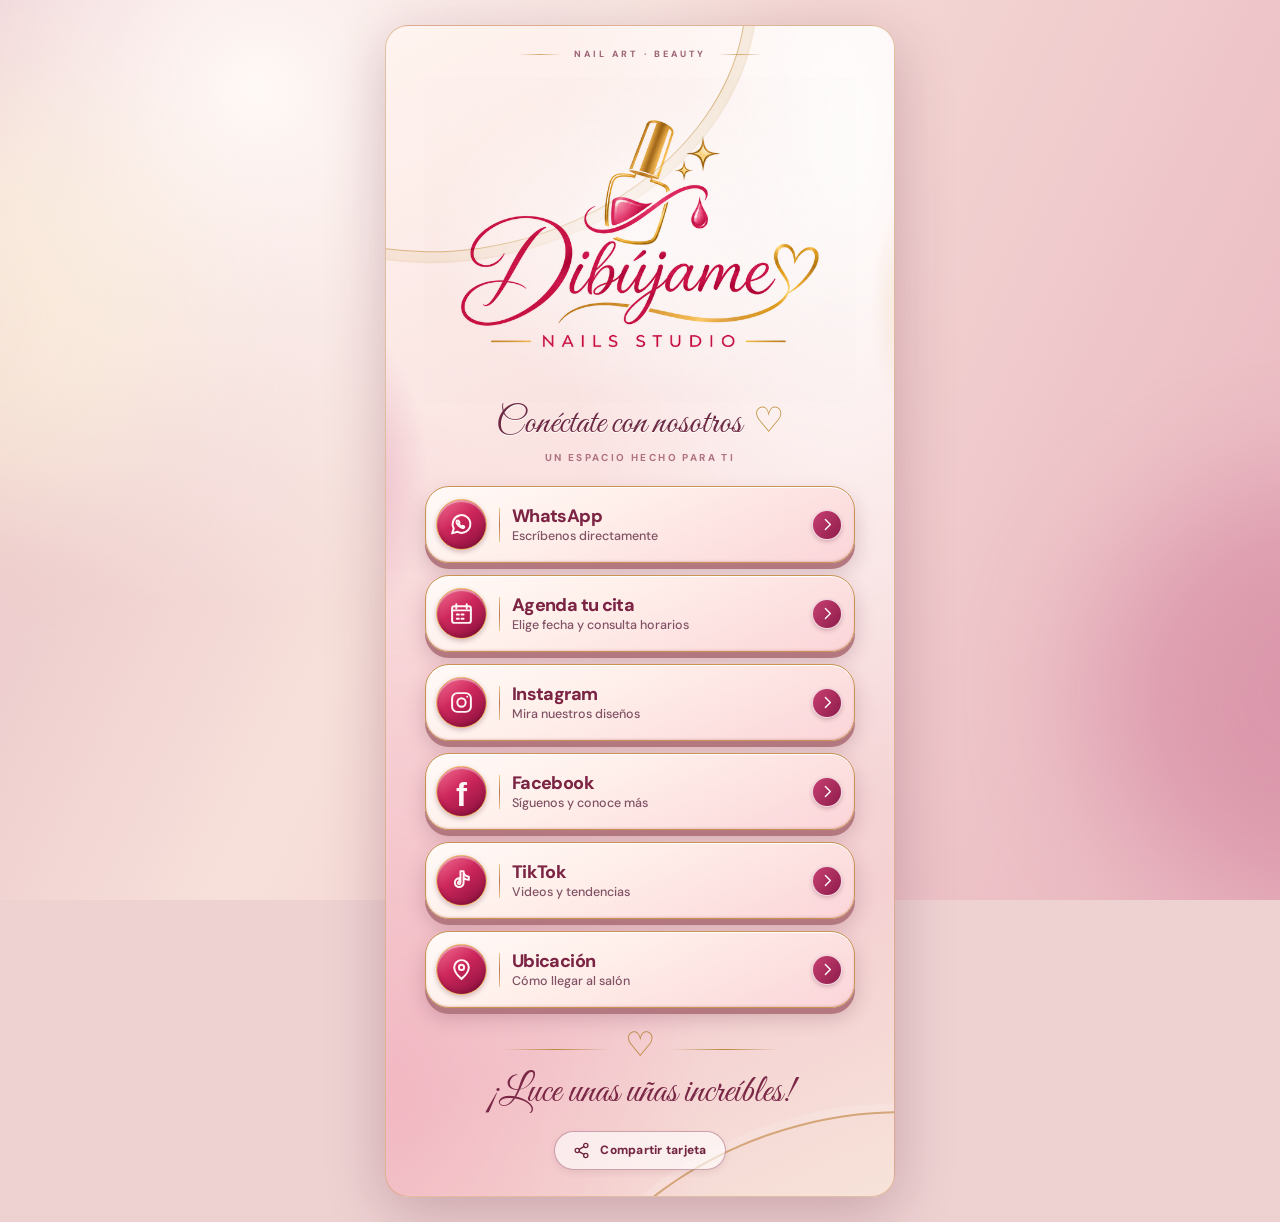
<file: index.html>
<!doctype html>
<html lang="es-MX">
<head>
  <meta charset="utf-8">
  <meta name="viewport" content="width=device-width, initial-scale=1, viewport-fit=cover">
  <meta name="theme-color" content="#f6e4e2">
  <meta name="description" content="Dibújame Nails Studio. Agenda tu cita, habla con nosotros y descubre nuestros diseños.">
  <meta property="og:type" content="website">
  <meta property="og:title" content="Dibújame Nails Studio · Tu espacio para brillar">
  <meta property="og:description" content="Conéctate con nosotros y luce unas uñas increíbles. 💅">
  <meta property="og:url" content="https://dibujamenails.github.io/dibujame-nails/">
  <meta property="og:image" content="https://dibujamenails.github.io/dibujame-nails/assets/logo-original.png">
  <link rel="icon" type="image/svg+xml" href="assets/favicon.svg">
  <link rel="preload" as="image" href="assets/logo-original.png">
  <link rel="preconnect" href="https://fonts.googleapis.com">
  <link rel="preconnect" href="https://fonts.gstatic.com" crossorigin>
  <link href="https://fonts.googleapis.com/css2?family=DM+Sans:wght@400;500;600;700;800&family=Great+Vibes&display=swap" rel="stylesheet">
  <link rel="stylesheet" href="css/styles.css?v=7.0">
  <script src="js/config.js?v=7.0" defer></script>
  <script src="js/app.js?v=7.0" defer></script>
  <title>Dibújame Nails Studio · Enlaces</title>
</head>
<body>
  <svg class="svg-defs" aria-hidden="true" xmlns="http://www.w3.org/2000/svg">
    <symbol id="i-whatsapp" viewBox="0 0 24 24"><path d="M20.5 11.55a8.5 8.5 0 0 1-12.6 7.4L3 20.5l1.63-4.76A8.5 8.5 0 1 1 20.5 11.55Z"/><path d="M8.1 8.15c-.4 0-.9.7-.9 1.38 0 2.02 3.12 5.38 5.84 5.9.9.18 1.85-.85 1.66-1.3-.12-.27-1.48-.9-1.72-.9-.22 0-.54.68-.86.66-.58-.04-2.69-2.15-2.65-2.7.02-.29.6-.58.6-.82 0-.26-.97-2.22-1.23-2.22Z"/></symbol>
    <symbol id="i-calendar" viewBox="0 0 24 24"><rect x="3" y="5" width="18" height="16" rx="2"/><path d="M7 3v4M17 3v4M3 9h18M7.5 13h2M12 13h2M7.5 17h2M12 17h2"/></symbol>
    <symbol id="i-instagram" viewBox="0 0 24 24"><rect x="3" y="3" width="18" height="18" rx="5"/><circle cx="12" cy="12" r="4"/><circle cx="17.5" cy="6.5" r=".9" fill="currentColor" stroke="none"/></symbol>
    <symbol id="i-tiktok" viewBox="0 0 24 24"><path d="M14 3v11.1a4.2 4.2 0 1 1-4.1-4.2v3.1a1.25 1.25 0 1 0 1.1 1.25V3h3ZM14 4c.4 2.4 2.4 4.1 5 4.3v3.1c-2-.1-3.7-.9-5-2.1"/></symbol>
    <symbol id="i-pin" viewBox="0 0 24 24"><path d="M19 10c0 5-7 11-7 11S5 15 5 10a7 7 0 1 1 14 0Z"/><circle cx="12" cy="10" r="2.5"/></symbol>
    <symbol id="i-share" viewBox="0 0 24 24"><circle cx="18" cy="5" r="3"/><circle cx="6" cy="12" r="3"/><circle cx="18" cy="19" r="3"/><path d="m8.7 13.5 6.6 4m0-11-6.6 4"/></symbol>
    <symbol id="i-arrow" viewBox="0 0 24 24"><path d="m9 5 7 7-7 7"/></symbol>
  </svg>
  <div class="site-background" aria-hidden="true"><i class="ambient ambient-left"></i><i class="ambient ambient-right"></i></div>
  <div class="app-wrap">
    <main class="card" id="inicio">
      <div class="edge-flourish left-edge" aria-hidden="true"></div>
      <div class="edge-flourish right-edge" aria-hidden="true"></div>
      <header class="masthead">
        <div class="topline"><span class="topline-rule"></span> NAIL ART · BEAUTY <span class="topline-rule"></span></div>
        <div class="logo-plate">
          <img src="assets/logo-original.png" alt="Logo oficial Dibújame Nails Studio en rosa y dorado" width="1536" height="1024" class="brand-logo" fetchpriority="high" draggable="false">
        </div>
        <div class="intro-block">
          <p class="intro-script">Conéctate con nosotros <span aria-hidden="true">♡</span></p>
          <p class="intro-subtitle">UN ESPACIO HECHO PARA TI</p>
        </div>
      </header>

      <nav class="action-stack" aria-label="Contactos y redes sociales">
        <a class="action-link action-whatsapp" data-link="whatsapp" href="https://wa.me/522284045606" aria-label="Contáctanos por WhatsApp">
          <span class="icon-wrap"><svg class="line-icon" aria-hidden="true"><use href="#i-whatsapp"/></svg></span>
          <span class="vertical-stroke" aria-hidden="true"></span>
          <span class="action-copy"><strong>WhatsApp</strong><small>Escríbenos directamente</small></span>
          <span class="action-arrow" aria-hidden="true"><svg class="line-icon"><use href="#i-arrow"/></svg></span>
        </a>
        <button class="action-link action-agenda" type="button" data-link="agenda" aria-haspopup="dialog" aria-controls="appointmentOverlay" aria-label="Elegir fecha y hora para consultar disponibilidad">
          <span class="icon-wrap"><svg class="line-icon" aria-hidden="true"><use href="#i-calendar"/></svg></span>
          <span class="vertical-stroke" aria-hidden="true"></span>
          <span class="action-copy"><strong>Agenda tu cita</strong><small>Elige fecha y consulta horarios</small></span>
          <span class="action-arrow" aria-hidden="true"><svg class="line-icon"><use href="#i-arrow"/></svg></span>
        </button>
        <a class="action-link action-instagram" data-link="instagram" href="https://www.instagram.com/dibujame_nails/" aria-label="Visita nuestro Instagram">
          <span class="icon-wrap"><svg class="line-icon" aria-hidden="true"><use href="#i-instagram"/></svg></span>
          <span class="vertical-stroke" aria-hidden="true"></span>
          <span class="action-copy"><strong>Instagram</strong><small>Mira nuestros diseños</small></span>
          <span class="action-arrow" aria-hidden="true"><svg class="line-icon"><use href="#i-arrow"/></svg></span>
        </a>
        <a class="action-link action-facebook" data-link="facebook" href="https://www.facebook.com/profile.php?id=61552756146185" aria-label="Visita nuestro Facebook">
          <span class="icon-wrap"><span class="fb-mark" aria-hidden="true">f</span></span>
          <span class="vertical-stroke" aria-hidden="true"></span>
          <span class="action-copy"><strong>Facebook</strong><small>Síguenos y conoce más</small></span>
          <span class="action-arrow" aria-hidden="true"><svg class="line-icon"><use href="#i-arrow"/></svg></span>
        </a>
        <a class="action-link action-tiktok" data-link="tiktok" href="https://www.tiktok.com/@bonitatunailsx" aria-label="Visita nuestro TikTok">
          <span class="icon-wrap"><svg class="line-icon" aria-hidden="true"><use href="#i-tiktok"/></svg></span>
          <span class="vertical-stroke" aria-hidden="true"></span>
          <span class="action-copy"><strong>TikTok</strong><small>Videos y tendencias</small></span>
          <span class="action-arrow" aria-hidden="true"><svg class="line-icon"><use href="#i-arrow"/></svg></span>
        </a>
        <a class="action-link action-ubicacion" data-link="ubicacion" href="https://www.google.com/maps?q=19.556879,-96.916771" aria-label="Cómo llegar a Dibújame Nails Studio en Google Maps">
          <span class="icon-wrap"><svg class="line-icon" aria-hidden="true"><use href="#i-pin"/></svg></span>
          <span class="vertical-stroke" aria-hidden="true"></span>
          <span class="action-copy"><strong>Ubicación</strong><small id="mapCaption">Cómo llegar al salón</small></span>
          <span class="action-arrow" aria-hidden="true"><svg class="line-icon"><use href="#i-arrow"/></svg></span>
        </a>
      </nav>

      <div class="signature" aria-hidden="true"><span></span><b>♡</b><span></span></div>
      <footer class="card-bottom">
        <p>¡Luce unas uñas increíbles!</p>
        <button id="shareButton" class="share-button" type="button"><svg class="line-icon" aria-hidden="true"><use href="#i-share"/></svg> Compartir tarjeta</button>
      </footer>
    </main>
  </div>
  <!-- Selector de fecha y hora conectado a la agenda real. -->
  <div class="appointment-overlay" id="appointmentOverlay" hidden>
    <section class="appointment-dialog" role="dialog" aria-modal="true" aria-labelledby="appointmentTitle" aria-describedby="appointmentInfo" tabindex="-1">
      <div class="appointment-head">
        <div>
          <span class="appointment-eyebrow">DIBÚJAME NAILS STUDIO</span>
          <h2 id="appointmentTitle">¿Cuándo te gustaría venir?</h2>
        </div>
        <button class="appointment-close" id="appointmentClose" type="button" aria-label="Cerrar calendario">×</button>
      </div>
      <p class="appointment-info" id="appointmentInfo">Lunes a sábado: <strong>8:00–11:00 a. m. y 3:00–6:00 p. m.</strong> Domingos: solo con cita anticipada por WhatsApp.</p>
      <div class="appointment-month-nav">
        <button id="previousMonth" type="button" aria-label="Mes anterior">‹</button>
        <strong id="currentMonth" aria-live="polite"></strong>
        <button id="nextMonth" type="button" aria-label="Mes siguiente">›</button>
      </div>
      <div class="appointment-weekdays" aria-hidden="true">
        <span>Lun</span><span>Mar</span><span>Mié</span><span>Jue</span><span>Vie</span><span>Sáb</span><span>Dom</span>
      </div>
      <div id="appointmentDays" class="appointment-days" aria-label="Selecciona día"></div>
      <div class="appointment-fields">
        <div class="appointment-date-confirm" aria-live="polite">
          <span>Fecha elegida</span>
          <strong id="selectedDateLabel">Selecciona un día en el calendario</strong>
        </div>
        <label class="appointment-time-label" id="manualTimeWrapper" for="appointmentTime">
          <span>Hora que prefieres</span>
          <input id="appointmentTime" type="time" required autocomplete="off">
        </label>
      </div>
      <section class="live-availability" id="liveAvailability" hidden aria-label="Horarios disponibles en tiempo real">
        <h3>Elige tu turno y horario <span aria-hidden="true">✦</span></h3>
        <p class="live-status" id="liveStatus" role="status" aria-live="polite">Selecciona un día para consultar.</p>
        <div class="slot-grid" id="slotGrid" role="group" aria-label="Selecciona una hora libre"></div>
        <a id="sundayWhatsapp" class="sunday-whatsapp" href="https://wa.me/522284045606" target="_blank" rel="noopener noreferrer" hidden>Consultar cita anticipada para domingo por WhatsApp ↗</a>
        <div class="customer-fields" id="customerFields">
          <label>Tu nombre <input id="customerName" type="text" maxlength="80" placeholder="Nombre para tu cita" autocomplete="name"></label>
          <label>Tu WhatsApp (10 dígitos) <input id="customerPhone" type="tel" maxlength="18" inputmode="tel" placeholder="Ej. 2281234567" autocomplete="tel-national"></label>
          <label>Servicio o diseño (opcional) <input id="serviceNote" type="text" maxlength="150" placeholder="Ej. Gelish o acrílico"></label>
          <label class="consent-field"><input id="consentBooking" type="checkbox"> Autorizo el uso de mis datos exclusivamente para gestionar la cita. <a href="aviso-privacidad.html" target="_blank" rel="noopener">Aviso de privacidad</a></label>
          <label class="honeypot" aria-hidden="true">No rellenes <input id="bookingWebsite" autocomplete="off" tabindex="-1"></label>
        </div>
      </section>
      <button id="checkAvailability" class="appointment-submit" type="button" disabled>Consultar disponibilidad por WhatsApp <span aria-hidden="true">↗</span></button>
      <p class="appointment-error" id="appointmentError" role="status" aria-live="polite"></p>
      <p class="appointment-footnote">La solicitud puede apartar el horario por 30 minutos; tu cita se confirma únicamente cuando el salón la apruebe.</p>
    </section>
  </div>
  <div class="toast" id="toast" role="status" aria-live="polite" hidden></div>
</body>
</html>
</file>
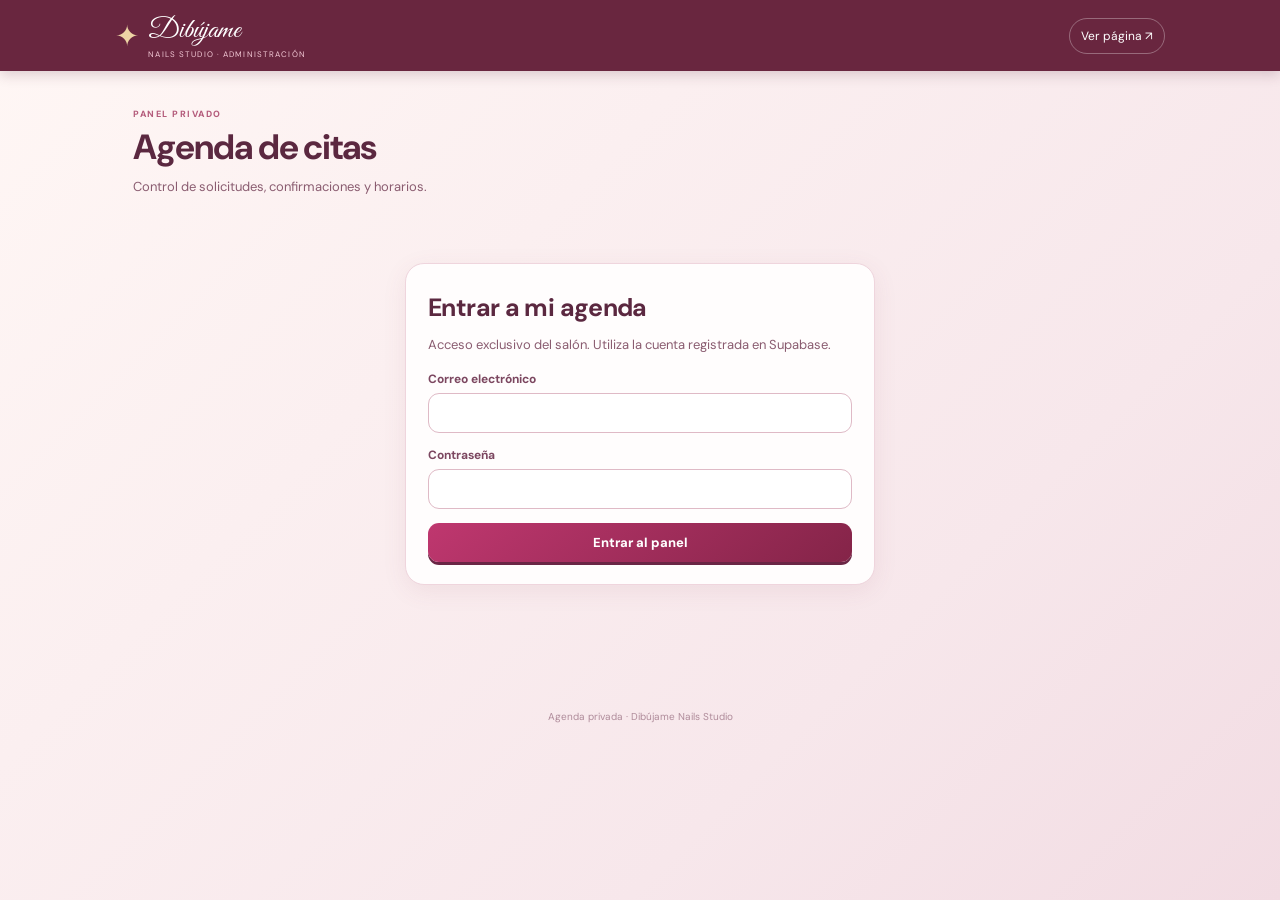
<file: admin.html>
<!doctype html>
<html lang="es-MX"><head><meta charset="utf-8"><meta name="viewport" content="width=device-width,initial-scale=1">
<meta name="robots" content="noindex,nofollow"><meta name="theme-color" content="#7b294f">
<title>Panel de citas · Dibújame Nails Studio</title>
<link rel="stylesheet" href="css/admin.css?v=7.0">
<script src="js/config.js?v=7.0" defer></script><script src="js/admin.js?v=7.0" defer></script>
</head><body>
<header class="top"><div class="top-inner"><div class="brand"><span class="brand-icon">✦</span><div><strong>Dibújame</strong><small>NAILS STUDIO · ADMINISTRACIÓN</small></div></div><a href="index.html" target="_blank" rel="noopener noreferrer">Ver página ↗</a></div></header>
<main class="container">
 <div class="page-top"><div><span class="eyebrow">PANEL PRIVADO</span><h1>Agenda de citas</h1><p>Control de solicitudes, confirmaciones y horarios.</p></div><p id="message" class="message" role="status" aria-live="polite"></p></div>
 <section id="loginSection" class="login-card card"><h2>Entrar a mi agenda</h2><p>Acceso exclusivo del salón. Utiliza la cuenta registrada en Supabase.</p><form id="loginForm" class="fields">
 <label>Correo electrónico<input id="email" type="email" autocomplete="username" required></label>
 <label>Contraseña<input id="password" type="password" autocomplete="current-password" required></label>
 <button type="submit" class="primary">Entrar al panel</button></form></section>
 <div id="dashboard" hidden>
  <div class="toolbar"><span class="online-dot"></span> Agenda sincronizada con Supabase <div class="toolbar-actions"><button id="refresh" class="ghost" type="button">↻ Actualizar</button><button id="logout" class="ghost" type="button">Cerrar sesión</button></div></div>
  <div class="stats"><div><span>Pendientes</span><strong id="countPending">0</strong><small>Por confirmar</small></div><div><span>Confirmadas</span><strong id="countConfirmed">0</strong><small>Próximas citas</small></div><div><span>Hoy</span><strong id="countToday">0</strong><small>Reservas activas</small></div></div>
  <nav class="tabs" aria-label="Secciones del panel">
   <button data-tab="agenda" class="selected" type="button" aria-pressed="true">📋 Agenda</button>
   <button data-tab="nueva" type="button" aria-pressed="false">＋ Nueva cita</button>
   <button data-tab="horarios" type="button" aria-pressed="false">🕒 Horarios</button>
   <button data-tab="cierres" type="button" aria-pressed="false">📅 Cerrar fechas</button>
  </nav>
  <section class="tab-panel card" id="panel-agenda"><div class="section-title"><div><span class="eyebrow">CONTROL DIARIO</span><h2>Solicitudes y citas</h2></div><button id="agendaRefresh" class="ghost" type="button">Actualizar lista</button></div>
    <div class="filters"><label>Mostrar<select id="filterStatus"><option value="active">Pendientes y confirmadas</option><option value="pending">Solo pendientes</option><option value="confirmed">Solo confirmadas</option><option value="cancelled">Canceladas</option><option value="all">Todas</option></select></label><label>Fecha<input id="filterDate" type="date"></label><button id="clearFilters" class="ghost" type="button">Quitar filtros</button></div>
    <div id="bookings" class="bookings"></div><p class="hint">Confirmar o cancelar una cita actualiza los horarios libres. Los apartados pendientes caducan a los 30 minutos.</p>
  </section>
  <section class="tab-panel card" id="panel-nueva" hidden><span class="eyebrow">PARA CITAS QUE LLEGAN POR MENSAJE O TELÉFONO</span><h2>Registrar una cita manual</h2>
    <p>Cuando acuerdes una cita con una clienta, anótala aquí. Funciona también para <strong>domingos con cita anticipada</strong> y revisa que no se empalme con otra.</p>
    <form id="manualBookingForm" class="fields fields-grid">
      <label>Fecha de la cita<input id="manualDate" type="date" required></label>
      <label>Hora de inicio<input id="manualTime" type="time" required></label>
      <label>Nombre de la clienta<input id="manualName" type="text" maxlength="80" autocomplete="name" required></label>
      <label>WhatsApp (10 dígitos)<input id="manualPhone" type="tel" inputmode="tel" maxlength="18" required></label>
      <label class="wide">Servicio o diseño (opcional)<input id="manualService" type="text" maxlength="150" placeholder="Ej. Gelish, acrílico…"></label>
      <button class="primary wide" type="submit">Guardar cita confirmada</button>
    </form><p class="hint">Las citas creadas aquí quedan confirmadas directamente. El mensaje por WhatsApp se envía manualmente.</p>
  </section>
  <section class="tab-panel card" id="panel-horarios" hidden><span class="eyebrow">CONFIGURACIÓN DEL SALÓN</span><h2>Días y dos turnos de atención</h2>
    <div class="hours-preview"><div><b>☀ Mañana</b><strong>8:00 a. m. – 11:00 a. m.</strong></div><div><b>✦ Tarde</b><strong>3:00 p. m. – 6:00 p. m.</strong></div></div>
    <p>Lunes a sábado pueden tener dos turnos. El domingo está reservado a citas acordadas por WhatsApp; no actives su reserva automática.</p>
    <div id="schedule" class="weekly-schedule"></div>
    <div class="settings"><h3>Duración de cada cita</h3><div class="fields-inline"><label>Duración<select id="duration"><option value="30">30 minutos</option><option value="60">60 minutos</option><option value="90">90 minutos</option><option value="120">120 minutos</option><option value="150">150 minutos</option><option value="180">180 minutos</option></select></label><label>Opciones de inicio<select id="step"><option value="15">Cada 15 minutos</option><option value="30">Cada 30 minutos</option><option value="60">Cada hora</option></select></label><button id="saveSettings" class="primary" type="button">Guardar</button></div><p class="hint">El cambio solo afecta nuevas citas; no modifica las ya registradas.</p></div>
  </section>
  <section class="tab-panel card" id="panel-cierres" hidden><span class="eyebrow">VACACIONES, DESCANSOS Y FESTIVOS</span><h2>Bloquear días</h2><p>Un día bloqueado no admite nuevas solicitudes, pero las citas existentes se deben cancelar por separado.</p>
  <div class="fields-inline"><label>Fecha<input id="blockedDay" type="date"></label><label>Motivo<input id="blockedReason" type="text" maxlength="150" placeholder="Descanso, vacaciones…"></label><button id="blockDay" class="primary" type="button">Bloquear fecha</button></div>
  <h3>Próximas fechas cerradas</h3><div id="blockedList"></div>
  </section>
 </div>
</main><footer>Agenda privada · Dibújame Nails Studio</footer></body></html>
</file>
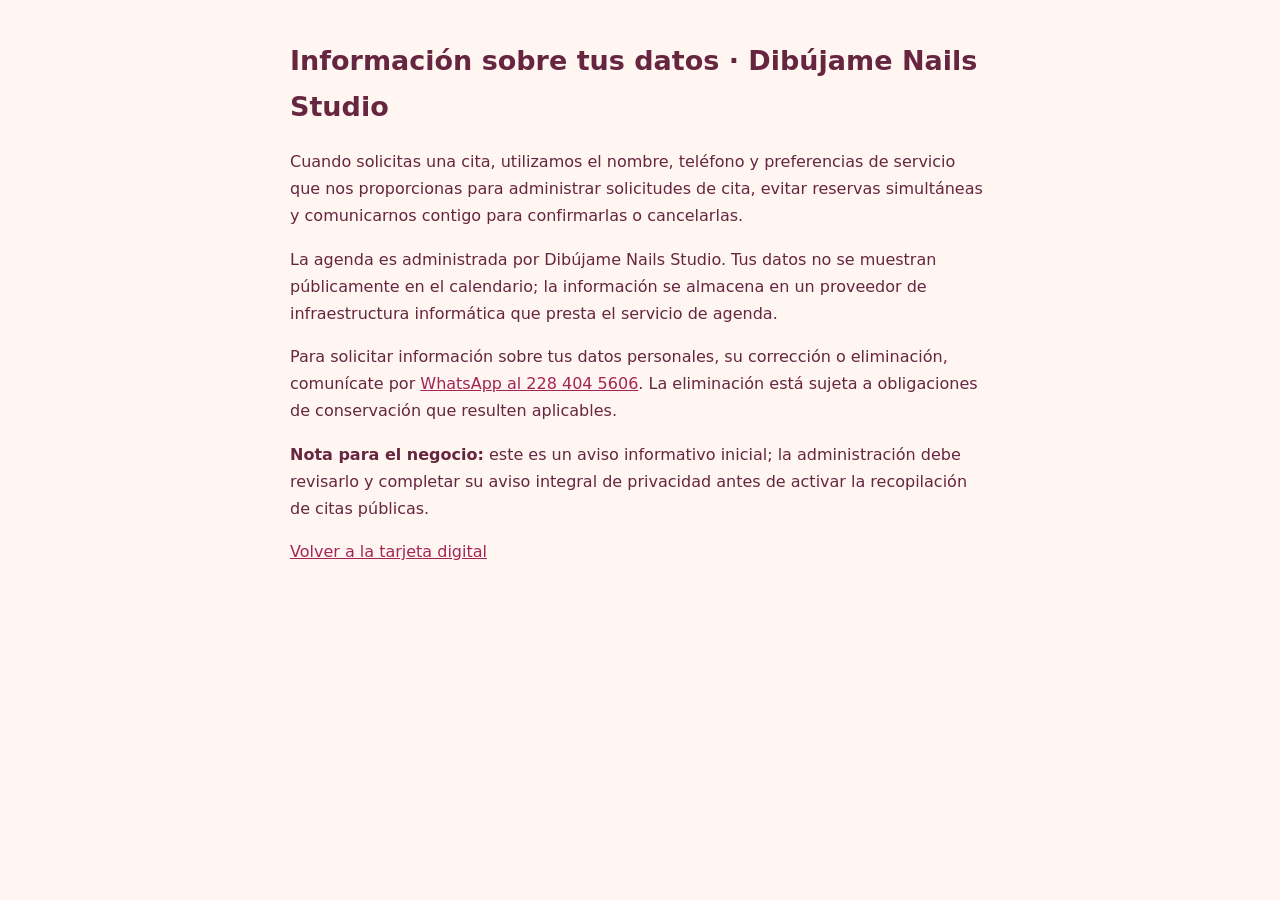
<file: aviso-privacidad.html>
<!doctype html><html lang="es-MX"><head><meta charset="utf-8"><meta name="viewport" content="width=device-width,initial-scale=1"><meta name="robots" content="noindex"><title>Información de privacidad · Dibújame Nails Studio</title><style>body{font:16px/1.7 system-ui;background:#fff5f1;color:#66263f;padding:20px;max-width:700px;margin:auto}h1{font-size:27px}a{color:#a32558}</style></head><body>
<h1>Información sobre tus datos · Dibújame Nails Studio</h1>
<p>Cuando solicitas una cita, utilizamos el nombre, teléfono y preferencias de servicio que nos proporcionas para administrar solicitudes de cita, evitar reservas simultáneas y comunicarnos contigo para confirmarlas o cancelarlas.</p>
<p>La agenda es administrada por Dibújame Nails Studio. Tus datos no se muestran públicamente en el calendario; la información se almacena en un proveedor de infraestructura informática que presta el servicio de agenda.</p>
<p>Para solicitar información sobre tus datos personales, su corrección o eliminación, comunícate por <a href="https://wa.me/522284045606">WhatsApp al 228 404 5606</a>. La eliminación está sujeta a obligaciones de conservación que resulten aplicables.</p>
<p><strong>Nota para el negocio:</strong> este es un aviso informativo inicial; la administración debe revisarlo y completar su aviso integral de privacidad antes de activar la recopilación de citas públicas.</p>
<p><a href="index.html">Volver a la tarjeta digital</a></p></body></html>
</file>
<file: css/styles.css>
:root {
  color-scheme: light;
  --wine: #74213f;
  --deep: #57152d;
  --pink: #cc3669;
  --gold: #c39243;
  --gold-light: #f9df9b;
  --cream: #fff7f2;
  font-family: 'DM Sans', sans-serif;
  background: #eed2d2;
}
*,*::before,*::after { box-sizing:border-box; }
html { scroll-behavior:smooth; }
body { margin:0; min-height:100vh; color:var(--wine); overflow-x:hidden; }
a,button { -webkit-tap-highlight-color: transparent; touch-action:manipulation; }
button { font:inherit; }
.svg-defs { position:absolute; width:0; height:0; overflow:hidden; }
.site-background { position:fixed; z-index:-1; inset:0; overflow:hidden; background:radial-gradient(circle at 20% 10%, #fff9f6,transparent 40%),linear-gradient(115deg,#e6bec4 0%,#f7e0da 38%,#e8b4be 100%); }
.ambient { position:absolute; display:block; width:420px; height:420px; border-radius:50%; filter:blur(65px); opacity:.46; }
.ambient-left { background:#fff8da; left:-240px; top:100px; }
.ambient-right { background:#cc7495; right:-230px; bottom:0; }
.app-wrap { display:flex; justify-content:center; padding:clamp(0px,2.3vw,27px) 0; }
.card { position:relative; isolation:isolate; width:min(100%,510px); padding:18px clamp(19px,5vw,38px) 26px; overflow:hidden; background:radial-gradient(ellipse at 90% 10%,rgba(255,255,255,.90),transparent 45%),radial-gradient(ellipse at 2% 90%,rgba(238,139,165,.35),transparent 45%),linear-gradient(155deg,#fff4ef 0%,#f9e0df 43%,#f4d0d2 78%,#f7e3d9 100%); box-shadow:0 16px 60px rgba(85,18,45,.24); }
.card::before { content:''; position:absolute; z-index:-1; width:560px; height:430px; top:-210px; left:-195px; transform:rotate(-17deg); border-radius:50%; border:1.5px solid rgba(195,146,67,.62); box-shadow:0 0 0 9px rgba(255,255,255,.17),0 0 0 11px rgba(200,149,72,.18); }
.card::after { content:''; position:absolute; z-index:-1; width:620px; height:460px; bottom:-385px; right:-260px; transform:rotate(-19deg); border-radius:50%; border:2px solid rgba(188,126,52,.58); box-shadow:0 0 0 8px rgba(255,255,255,.14); }
.edge-flourish { pointer-events:none; position:absolute; z-index:-1; width:170px; height:330px; opacity:.36; filter:blur(1px); }
.left-edge { left:-120px; top:285px; background:radial-gradient(ellipse,#cc6690 0%,transparent 64%); }
.right-edge { right:-134px; top:115px; background:radial-gradient(ellipse,#d99d54 0%,transparent 60%); }
.topline { display:flex; align-items:center; justify-content:center; gap:12px; font-size:9px; font-weight:800; letter-spacing:.34em; color:#9c6476; margin:4px 0 15px; }
.topline-rule { height:1px; background:linear-gradient(90deg,transparent,#d5aa72,transparent); width:44px; }
.logo-plate { width:100%; min-height:167px; display:flex; align-items:center; justify-content:center; overflow:hidden; margin:0 auto; padding:3px 0; position:relative; }
.logo-plate::before { content:''; position:absolute; background:radial-gradient(ellipse,rgba(255,255,255,.72),rgba(255,255,255,0) 68%); inset:0; }
.brand-logo { width:100%; max-width:436px; height:auto; position:relative; display:block; mix-blend-mode:multiply; user-select:none; }
.intro-block { text-align:center; padding:0 0 13px; }
.intro-script { margin:-5px 0 3px; font-family:'Great Vibes','Brush Script MT',cursive; font-size:clamp(27px,6vw,37px); line-height:1.3; color:#6e2943; text-shadow:0 1px #fff; }
.intro-script span { color:var(--gold); font-size:35px; margin-left:5px; }
.intro-subtitle { margin:0; font-size:10px; font-weight:700; letter-spacing:.24em; color:#af7180; }
.action-stack { display:grid; gap:12px; padding:9px 1px 0; }
.action-link { position:relative; display:grid; grid-template-columns:51px 1px minmax(0,1fr) 33px; align-items:center; column-gap:12px; min-height:77px; padding:10px 12px 10px 10px; border:1.5px solid #c99354; border-radius:24px; color:#6a203d; text-decoration:none; cursor:pointer; text-align:left; isolation:isolate; overflow:hidden; background:linear-gradient(156deg,#fffaf8 0%,#fff0eb 36%,#fbd5d9 100%); box-shadow:0 6px 0 #b37880, 0 10px 20px rgba(90,28,55,.21), inset 0 1px 0 #fff, inset 0 -1px 2px rgba(186,111,116,.30); transform:translateY(0) scale(1); transition:transform 145ms cubic-bezier(.2,.85,.3,1),box-shadow 145ms ease,background 145ms ease,border-color 145ms ease; }
.action-link::before { content:''; pointer-events:none; position:absolute; inset:-90% -35%; z-index:-1; transform:translateX(-90%) rotate(18deg); background:linear-gradient(90deg,transparent,rgba(255,255,255,.84),transparent); transition:transform .5s ease; }
@media (hover:hover) { .action-link:hover { transform:translateY(-2px); box-shadow:0 8px 0 #b37880,0 13px 25px rgba(90,28,55,.24),inset 0 1px 0 #fff; } .action-link:hover::before { transform:translateX(80%) rotate(18deg); } }
.action-link:active,.action-link.is-pressed { transform:translateY(6px) scale(.985) !important; background:linear-gradient(145deg,#efd3d6,#f7c6cb) !important; border-color:#b78346; box-shadow:0 1px 0 #b37880,0 2px 8px rgba(90,28,55,.13),inset 0 3px 9px rgba(103,30,59,.15) !important; }
.action-link:active .icon-wrap,.action-link.is-pressed .icon-wrap { transform:scale(.91); box-shadow:inset 0 3px 5px rgba(66,9,33,.28); }
.action-link:active .action-arrow,.action-link.is-pressed .action-arrow { transform:translateX(3px) scale(.9); }
.action-link:focus-visible,.share-button:focus-visible { outline:3px solid #8b2854; outline-offset:5px; }
.icon-wrap { width:51px; height:51px; display:grid; place-items:center; border-radius:50%; border:1.5px solid #e9b35e; color:#fff5f5; background:linear-gradient(145deg,#f47193 0%,#ce275c 43%,#870e3c 100%); box-shadow:0 2px 5px rgba(77,19,46,.25),inset 0 2px 1px rgba(255,255,255,.45),inset 0 -2px 5px rgba(63,8,26,.3); transition:transform 130ms ease,box-shadow 130ms ease; }
.line-icon { display:block; width:25px; height:25px; fill:none; stroke:currentColor; stroke-width:1.9; stroke-linecap:round; stroke-linejoin:round; }
.fb-mark { font:800 33px/1 Arial,sans-serif; transform:translateY(3px); }
.vertical-stroke { width:1px; height:34px; display:block; background:linear-gradient(0deg,#eac590,#b87656,#ebc98c); }
.action-copy { display:flex; flex-direction:column; justify-content:center; gap:1px; overflow:hidden; }
.action-copy strong { font-size:clamp(15px,4.5vw,18px); font-weight:800; line-height:1.25; color:#7c2444; letter-spacing:-.035em; }
.action-copy small { font-size:clamp(11px,3.05vw,12.5px); font-weight:500; color:#815265; line-height:1.28; }
.action-arrow { justify-self:end; width:30px; height:30px; border:1px solid rgba(255,255,255,.8); border-radius:50%; background:linear-gradient(130deg,#c84172,#8d1b4a); box-shadow:0 2px 4px rgba(89,20,51,.23); color:white; display:grid; place-items:center; transition:transform 150ms ease; }
.action-arrow .line-icon { width:17px; height:17px; }
.is-unavailable { opacity:.72; }
.is-unavailable .action-arrow { background:linear-gradient(150deg,#cb9ca8,#a76f84); }
.signature { margin:24px auto 3px; display:flex; align-items:center; justify-content:center; gap:16px; width:64%; color:#b8883c; }
.signature span { height:1px; flex:1; background:linear-gradient(90deg,transparent,#b8883c,transparent); }
.signature b { font:400 34px/1 'Great Vibes',cursive; }
.card-bottom { text-align:center; }
.card-bottom p { margin:0 0 13px; font:400 clamp(29px,7.7vw,39px)/1.25 'Great Vibes','Brush Script MT',cursive; color:#7a2846; }
.share-button { border:1px solid rgba(155,85,106,.5); border-radius:99px; padding:10px 18px; background:rgba(255,255,255,.62); color:#712541; display:inline-flex; justify-content:center; align-items:center; gap:10px; font-size:12px; font-weight:800; letter-spacing:.02em; cursor:pointer; transition:transform .13s ease,background .13s ease; box-shadow:0 3px 6px rgba(92,31,50,.09); }
.share-button .line-icon { height:17px; width:17px; }
.share-button:active,.share-button.is-pressed { transform:scale(.96) translateY(2px); background:#edc5d1; }
.toast { position:fixed; bottom:calc(22px + env(safe-area-inset-bottom)); left:50%; transform:translateX(-50%); z-index:90; border:1px solid #d6a45e; border-radius:15px; background:#651d3d; color:white; padding:13px 18px; text-align:center; font:600 13px/1.4 'DM Sans',sans-serif; width:min(90vw,400px); box-shadow:0 7px 25px rgba(55,10,32,.32); }
.toast[hidden] { display:none; }
@media (min-width:560px) { .app-wrap { padding:25px 0; } .card { border-radius:23px; border:1px solid rgba(209,154,106,.6); } }
@media (max-width:370px) { .card { padding:15px 15px 23px; } .action-link { grid-template-columns:45px 1px minmax(0,1fr) 29px; min-height:72px; column-gap:10px; padding:8px; } .icon-wrap { width:44px; height:44px; } .action-stack { gap:10px; } .action-arrow { width:28px; height:28px; } .brand-logo { max-width:100%; } }
@media (prefers-reduced-motion:reduce) { html { scroll-behavior:auto; } .action-link,.action-link::before,.icon-wrap,.action-arrow,.share-button { transition:none !important; } }

/* Calendario de citas: ventana móvil con apariencia coherente con la tarjeta. */
body.appointment-open { overflow:hidden; }
.appointment-overlay[hidden] { display:none !important; }
.appointment-overlay { position:fixed; inset:0; z-index:200; display:flex; justify-content:center; align-items:flex-end; padding:12px; padding-bottom:max(12px, env(safe-area-inset-bottom)); background:rgba(53,11,34,.68); backdrop-filter:blur(5px); -webkit-backdrop-filter:blur(5px); animation:calendar-overlay-in .18s ease-out; }
.appointment-dialog { position:relative; width:min(100%,465px); max-height:min(91dvh,840px); overflow-y:auto; overscroll-behavior:contain; border-radius:25px; border:1px solid rgba(207,155,90,.8); background:linear-gradient(155deg,#fffaf8,#fff0ef 65%,#fbdadd); color:#662541; box-shadow:0 25px 70px rgba(40,6,20,.4),inset 0 1px white; padding:23px 20px 19px; animation:calendar-dialog-in .24s cubic-bezier(.2,.8,.25,1); }
.appointment-head { display:flex; align-items:flex-start; justify-content:space-between; gap:16px; }
.appointment-eyebrow { display:block; letter-spacing:.2em; font-size:9px; font-weight:800; color:#ac6f83; margin-bottom:7px; }
.appointment-head h2 { font:600 clamp(21px,5vw,26px)/1.16 'Playfair Display',Georgia,serif; letter-spacing:-.03em; margin:0; }
.appointment-close { flex-shrink:0; border:1px solid #d9a9b8; background:#fff; border-radius:50%; color:#852a51; cursor:pointer; font-size:29px; line-height:1; width:36px; height:36px; display:grid; place-items:center; }
.appointment-info { margin:13px 0 18px; color:#785365; font-size:12.5px; line-height:1.55; }
.appointment-info strong { color:#6c2040; }
.appointment-month-nav { display:flex; align-items:center; justify-content:space-between; padding:5px 0 11px; }
.appointment-month-nav strong { font-size:16px; text-transform:capitalize; }
.appointment-month-nav button { width:37px; height:37px; border:1px solid #e6bbc9; background:#fff9fa; color:#822d53; border-radius:11px; font-size:28px; line-height:1; cursor:pointer; }
.appointment-month-nav button:disabled { opacity:.33; cursor:not-allowed; }
.appointment-weekdays,.appointment-days { display:grid; grid-template-columns:repeat(7,minmax(0,1fr)); gap:4px; text-align:center; }
.appointment-weekdays { font-size:10px; font-weight:800; color:#9b6b7b; padding:2px 0 7px; }
.appointment-days { margin-bottom:15px; }
.appointment-day { width:100%; aspect-ratio:1/1; min-height:36px; border:1px solid transparent; border-radius:11px; background:transparent; color:#682343; font:700 13px/1 'DM Sans',sans-serif; cursor:pointer; transition:transform .12s,background .12s,box-shadow .12s; }
.appointment-day:active { transform:scale(.90); }
.appointment-day:hover:not(:disabled) { background:#f7dce5; }
.appointment-day:disabled { color:#c6b2b9; cursor:not-allowed; }
.appointment-day.is-today:not(.selected) { border-color:#c89256; }
.appointment-day.selected { background:linear-gradient(145deg,#d44878,#8b214d); color:white; box-shadow:0 4px 9px rgba(128,31,72,.24); }
.appointment-day:focus-visible,.appointment-close:focus-visible,.appointment-month-nav button:focus-visible,.appointment-submit:focus-visible,#appointmentTime:focus-visible { outline:3px solid #a13768; outline-offset:2px; }
.appointment-fields { display:grid; gap:11px; border-top:1px solid #e8cbd1; padding:13px 0 15px; }
.appointment-date-confirm,.appointment-time-label { display:flex; align-items:center; justify-content:space-between; gap:15px; }
.appointment-date-confirm span,.appointment-time-label span { font-size:12px; color:#8b526b; font-weight:700; }
.appointment-date-confirm strong { font-size:12px; text-align:right; line-height:1.35; }
#appointmentTime { background:white; border:1px solid #d8a8b6; color:#6b2040; font:700 15px/1 'DM Sans',sans-serif; padding:10px; min-width:126px; border-radius:12px; }
.appointment-submit { display:flex; align-items:center; justify-content:center; gap:14px; width:100%; padding:15px 13px; border-radius:15px; background:linear-gradient(115deg,#a72a59,#6c1d41); color:white; border:1px solid #a87452; box-shadow:0 4px 0 #ae7a80, 0 8px 19px rgba(93,26,57,.18); font:800 12px/1.3 'DM Sans',sans-serif; cursor:pointer; }
.appointment-submit:active:not(:disabled) { transform:translateY(4px); box-shadow:0 1px 0 #ae7a80; }
.appointment-submit:disabled { opacity:.55; cursor:not-allowed; }
.appointment-submit span { font-size:20px; }
.appointment-error { margin:6px 0 0; text-align:center; min-height:1em; color:#9f234d; font-size:11px; font-weight:700; }
.appointment-footnote { color:#94687b; font-size:11px; line-height:1.4; text-align:center; margin:6px 0 0; }
@media (min-width:580px) { .appointment-overlay { align-items:center; } }
@media (max-width:370px) { .appointment-dialog { padding:18px 13px; } .appointment-day { min-height:31px; } }
@keyframes calendar-overlay-in { from {opacity:0} to {opacity:1} }
@keyframes calendar-dialog-in { from {opacity:0;transform:translateY(22px)} to {opacity:1;transform:translateY(0)} }
@media (prefers-reduced-motion:reduce) { .appointment-overlay,.appointment-dialog,.appointment-day { animation:none; transition:none; } }

/* V5 · Horarios libres reales, seleccionables y accesibles */
.live-availability[hidden],.honeypot {display:none!important}
.live-availability {border-top:1px solid #e9c5d0;padding:7px 0 12px}
.live-availability h3 {font-size:14px; margin:9px 0 3px; color:#6b2342}
.live-availability h3 span {color:#bf914d}
.live-status {font-size:12px; line-height:1.4; color:#865369; min-height:24px; margin:5px 0 10px}
.slot-grid {display:grid;grid-template-columns:repeat(3,minmax(0,1fr));gap:9px;margin:6px 0 14px}
.slot-grid button {border:1px solid #d9a7b6;background:#fff9f7;border-radius:12px;padding:11px 5px;color:#7b2e4e;font:700 13px 'DM Sans',sans-serif;cursor:pointer;box-shadow:0 3px 0 #e7c4c4;transition:transform .1s,box-shadow .1s}
.slot-grid button:active {transform:translateY(3px);box-shadow:none}
.slot-grid button[aria-pressed=true] {background:linear-gradient(120deg,#c73c70,#8a2b55);color:#fff;border-color:#b77d78}
.slot-grid button:focus-visible {outline:3px solid #9d2753;outline-offset:3px}
.customer-fields {display:grid;gap:11px}
.customer-fields label {display:grid;gap:5px;font-size:12px;font-weight:700;color:#74344d}
.customer-fields input:not([type=checkbox]) {display:block;width:100%;min-width:0;padding:11px 12px;border:1px solid #d4a1b2;border-radius:12px;background:#fff;color:#6d2342;font:500 14px 'DM Sans',sans-serif}
.customer-fields .consent-field {display:block;font-weight:500;line-height:1.5}
.consent-field input {accent-color:#a92b5a;vertical-align:middle;margin-right:5px}
.consent-field a {color:#8e2c53;text-underline-offset:3px}
#manualTimeWrapper[hidden] {display:none!important}

/* V6: domingos solo con solicitud anticipada por WhatsApp. */
.sunday-whatsapp{display:block;margin:12px 0 4px;padding:13px 16px;text-align:center;border-radius:15px;background:linear-gradient(140deg,#8e2b56,#c04572);color:white;font-weight:700;text-decoration:none;box-shadow:0 4px 0 #6e2645;transition:transform .12s ease,box-shadow .12s ease}
.sunday-whatsapp:active{transform:translateY(4px);box-shadow:0 1px 0 #6e2645}
.sunday-whatsapp[hidden],.customer-fields[hidden]{display:none!important}

/* V7: diferenciación visible de los dos turnos de reserva */
#slotGrid.slot-grid {display:flex;flex-direction:column;gap:12px;margin:12px 0 15px}
.slot-shift {border:1px solid #e7c4cf;background:rgba(255,255,255,.8);border-radius:16px;padding:12px 13px}
.shift-heading {display:flex;align-items:baseline;justify-content:space-between;flex-wrap:wrap;gap:3px 8px;margin:0 0 10px}
.shift-heading strong {color:#762a4c;font-size:14px}
.shift-heading small {color:#89516a;font-size:11px}
.shift-grid {display:grid;grid-template-columns:repeat(2,minmax(0,1fr));gap:8px}
.shift-grid button {font-size:12px;min-height:43px;white-space:normal}
.shift-empty {margin:8px 0 3px;color:#a06b7e;font-size:12px;font-style:italic}
@media(min-width:420px){.shift-grid{grid-template-columns:repeat(4,minmax(0,1fr))}}
</file>
<file: css/admin.css>
@import url('https://fonts.googleapis.com/css2?family=DM+Sans:wght@400;500;600;700;800&family=Great+Vibes&display=swap');
:root{font-family:'DM Sans',system-ui,sans-serif;color:#5b2840;background:#fbf4f5}*{box-sizing:border-box}body{margin:0;min-height:100vh;background:linear-gradient(135deg,#fff7f5,#f7e7eb 70%,#f2dce3)}a{color:#9b2955}button,input,select{font:inherit}button{cursor:pointer}button:disabled{opacity:.5;cursor:wait}[hidden]{display:none!important}label{font-size:12px;font-weight:700;color:#7c4760;display:grid;gap:6px}input,select{width:100%;min-width:0;border-radius:11px;border:1px solid #dfbac6;background:white;color:#602d45;padding:11px 12px;outline-offset:2px}input:focus,select:focus{outline:2px solid #b33e75}button{border:0;border-radius:11px;padding:11px 15px;font-size:13px;font-weight:800;transition:transform .1s,background .1s}button:active{transform:translateY(1px)}.primary{color:white;background:linear-gradient(140deg,#bf376f,#842448);box-shadow:0 3px 0 #6a2645}.ghost{background:#fff3f4;border:1px solid #e6c3cd;color:#843b59}.top{background:#69263f;color:white;padding:12px 18px;box-shadow:0 4px 12px #52213730}.top-inner{max-width:1050px;margin:auto;display:flex;justify-content:space-between;align-items:center;gap:16px}.top a{color:#fff;text-decoration:none;font-size:12px;border:1px solid #ffffff50;padding:9px 11px;border-radius:20px;white-space:nowrap}.brand{display:flex;align-items:center;gap:9px}.brand-icon{font-size:29px;color:#edd4a5}.brand strong{font-family:'Great Vibes',cursive;font-size:29px;font-weight:400}.brand small{display:block;font-size:8px;letter-spacing:.14em;color:#f3c9d6}.container{max-width:1050px;margin:0 auto;padding:21px 18px 50px}.page-top{display:flex;justify-content:space-between;align-items:start;gap:12px;flex-wrap:wrap;margin:9px 0 24px}h1{font-size:clamp(25px,5vw,35px);margin:2px 0 5px;letter-spacing:-.03em}h2{font-size:clamp(20px,4vw,25px);margin:5px 0 11px;letter-spacing:-.025em}h3{font-size:16px;margin:21px 0 9px}p{line-height:1.6;font-size:13px;color:#8a5c70;margin:7px 0 15px}.eyebrow{font-weight:800;font-size:9px;color:#b45b7b;letter-spacing:.17em}.message{margin:0;min-height:20px;font-size:12px;font-weight:700;color:#8d2654;max-width:470px}.card{border-radius:19px;border:1px solid #efd5dd;background:#fffdfd;box-shadow:0 6px 25px #87456216;padding:22px;margin-top:17px}.login-card{max-width:470px;margin:50px auto}.fields{display:grid;gap:14px}.fields-grid{grid-template-columns:repeat(2,minmax(0,1fr))}.wide{grid-column:1/-1}.fields-inline{display:flex;align-items:end;gap:12px;flex-wrap:wrap}.fields-inline label{min-width:150px;flex:1}.toolbar{display:flex;align-items:center;flex-wrap:wrap;gap:8px;font-size:12px;color:#7a5161}.toolbar-actions{margin-left:auto;display:flex;gap:7px;flex-wrap:wrap}.online-dot{display:inline-block;width:8px;height:8px;background:#31ad75;border-radius:50%}.stats{display:grid;grid-template-columns:repeat(3,minmax(0,1fr));gap:12px;margin:18px 0}.stats>div{background:#fff;border:1px solid #e5ccd4;border-radius:16px;padding:15px;display:grid;gap:4px;box-shadow:0 4px 16px #52213710}.stats span{font-size:11px;color:#8a526a;font-weight:700}.stats strong{font-size:30px;color:#8f2b57}.stats small{font-size:10px;color:#926b79}.tabs{display:flex;gap:8px;overflow-x:auto;padding-bottom:3px;scrollbar-width:thin}.tabs button{white-space:nowrap;border:1px solid #e6cbd3;background:white;color:#873951;border-radius:14px}.tabs button.selected{background:#822e53;color:#fff;border-color:#822e53}.section-title{display:flex;justify-content:space-between;align-items:center;gap:13px;flex-wrap:wrap}.filters{display:flex;gap:10px;align-items:end;flex-wrap:wrap;margin:18px 0}.filters label{flex:1;min-width:180px}.filters button{margin-bottom:1px}.booking{border:1px solid #efdae0;background:#fffafb;border-radius:14px;padding:14px;margin:11px 0;display:flex;justify-content:space-between;align-items:start;gap:12px;flex-wrap:wrap}.booking .info{display:grid;gap:5px;flex:1}.booking strong{font-size:14px}.booking span{font-size:13px}.booking small{color:#8d6172;font-size:11px}.booking .actions{display:flex;align-items:center;gap:8px;flex-wrap:wrap}.booking .actions button,.booking .actions a{padding:9px 11px;border-radius:10px;font-size:11px;font-weight:800}.booking .actions a{text-decoration:none;background:#e4f6e9;color:#20683c}.booking .actions button.cancel{background:#fae5e7;color:#99415c}.booking .actions button.confirm{background:#8d2b56;color:white}.status{width:fit-content;font-size:10px;padding:4px 8px;border-radius:25px;background:#f5e9da;color:#91651a;font-weight:800}.status.confirmed{background:#dff5e9;color:#237446}.status.cancelled{background:#eee9eb;color:#776d76}.no-data{padding:25px;border:1px dashed #dfbcc7;border-radius:16px;text-align:center;color:#866273;font-size:13px}.hours-preview{display:grid;grid-template-columns:repeat(2,minmax(0,1fr));gap:12px;margin:12px 0}.hours-preview>div{padding:14px;border:1px solid #efced9;border-radius:13px;background:#fff5f8;display:grid;gap:5px}.hours-preview b{font-size:12px;color:#9f3968}.hours-preview strong{font-size:13px}.weekly-schedule{display:grid;gap:12px;margin-top:16px}.day-card{padding:16px;border-radius:15px;border:1px solid #e9d1d9;background:#fffafa}.day-card .day-top{display:flex;align-items:center;justify-content:space-between;gap:10px}.day-top strong{font-size:16px}.day-top label{display:flex;align-items:center;gap:5px}.day-top label input{width:auto;accent-color:#9e3566}.shifts{display:grid;grid-template-columns:repeat(2,minmax(0,1fr));gap:11px;margin:15px 0}.shift{border-radius:12px;background:white;border:1px solid #efd7df;padding:12px}.shift strong{font-size:12px;display:block;margin-bottom:10px}.times{display:flex;gap:10px}.times label{flex:1;min-width:0}.times input{padding:9px 6px;font-size:12px}.day-card button{display:block;margin-left:auto}.settings{border-top:1px solid #ebd2d9;margin-top:24px;padding-top:4px}.blocked-item{border-bottom:1px solid #ead5db;padding:12px 0;display:flex;justify-content:space-between;align-items:center;gap:8px;flex-wrap:wrap}.hint{font-size:11px;color:#8f697a;margin-top:15px}footer{text-align:center;padding:25px;font-size:10px;color:#af8b9a}@media(max-width:620px){.container{padding:17px 12px 42px}.card{padding:16px}.fields-grid,.hours-preview,.shifts{grid-template-columns:1fr}.stats{gap:7px}.stats>div{padding:12px 9px}.stats strong{font-size:25px}.tabs button{padding:11px 10px}.day-card{padding:12px}.toolbar-actions{margin-left:0}}
</file>
